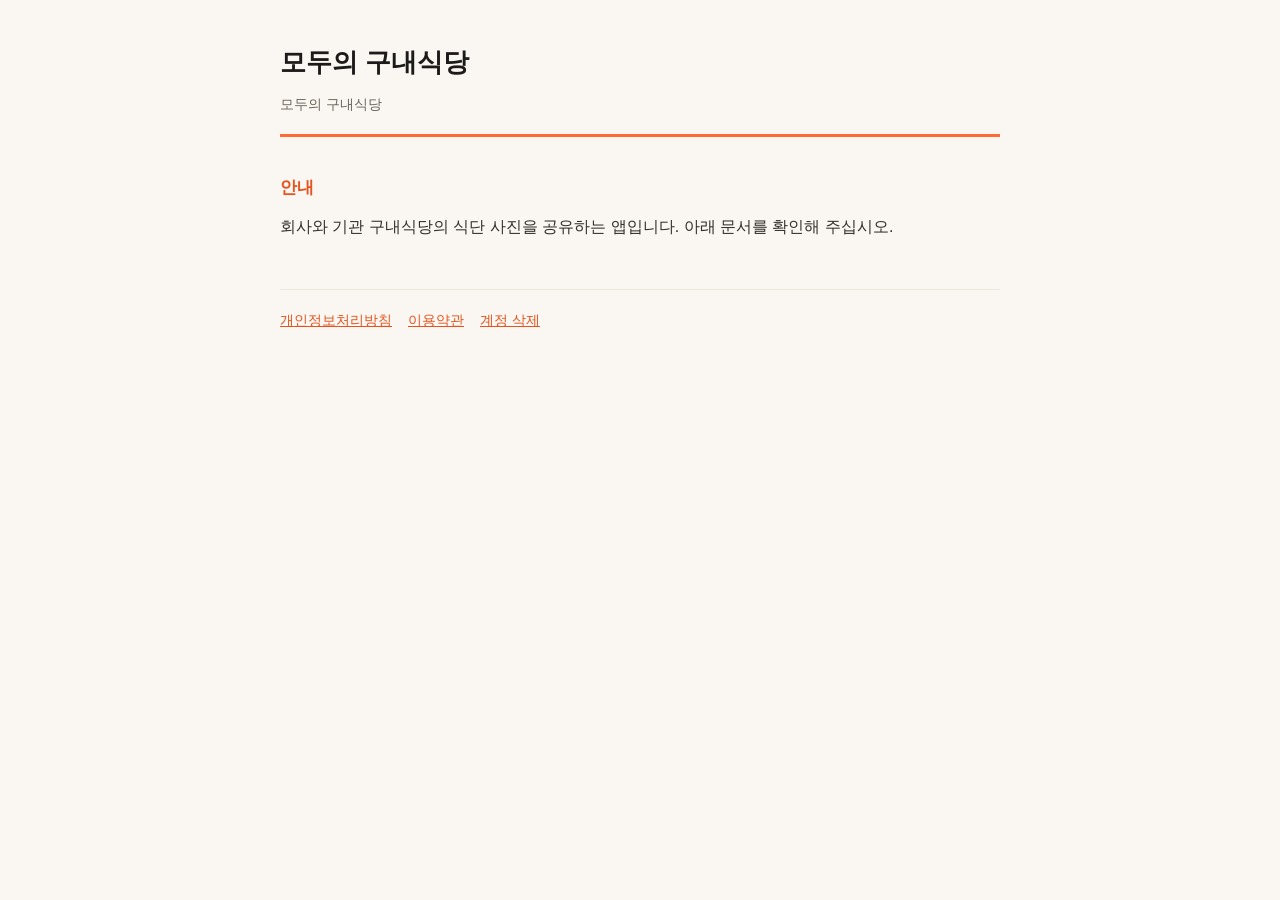
<file: index.html>
<!DOCTYPE html>
<html lang="ko">
<head>
<meta charset="utf-8">
<meta name="viewport" content="width=device-width, initial-scale=1">
<title>모두의 구내식당</title>
<style>
  :root { color-scheme: light; }
  body { margin: 0 auto; padding: 40px 20px 80px; max-width: 720px;
    font-family: -apple-system, BlinkMacSystemFont, "Apple SD Gothic Neo", "Malgun Gothic", sans-serif;
    line-height: 1.75; color: #1D1B19; background: #FAF7F2; word-break: keep-all; }
  header { border-bottom: 3px solid #FF6B35; padding-bottom: 18px; margin-bottom: 8px; }
  h1 { font-size: 26px; margin: 0 0 6px; }
  .app { font-size: 14px; color: #6B645C; margin: 0; }
  .intro { margin-top: 20px; }
  h2 { font-size: 17px; margin: 36px 0 10px; color: #E5541F; }
  p { margin: 0; white-space: pre-wrap; color: #33302C; }
  nav { margin-top: 48px; padding-top: 18px; border-top: 1px solid #ECE6DD; font-size: 14px; }
  nav a { margin-right: 16px; }
  a { color: #E5541F; overflow-wrap: anywhere; }
</style>
</head>
<body>
<header>
  <h1>모두의 구내식당</h1>
  <p class="app">모두의 구내식당</p>
</header>

<h2>안내</h2>
<p>회사와 기관 구내식당의 식단 사진을 공유하는 앱입니다. 아래 문서를 확인해 주십시오.</p>
<nav><a href="privacy.html">개인정보처리방침</a><a href="terms.html">이용약관</a><a href="account-deletion.html">계정 삭제</a></nav>
</body>
</html>
</file>
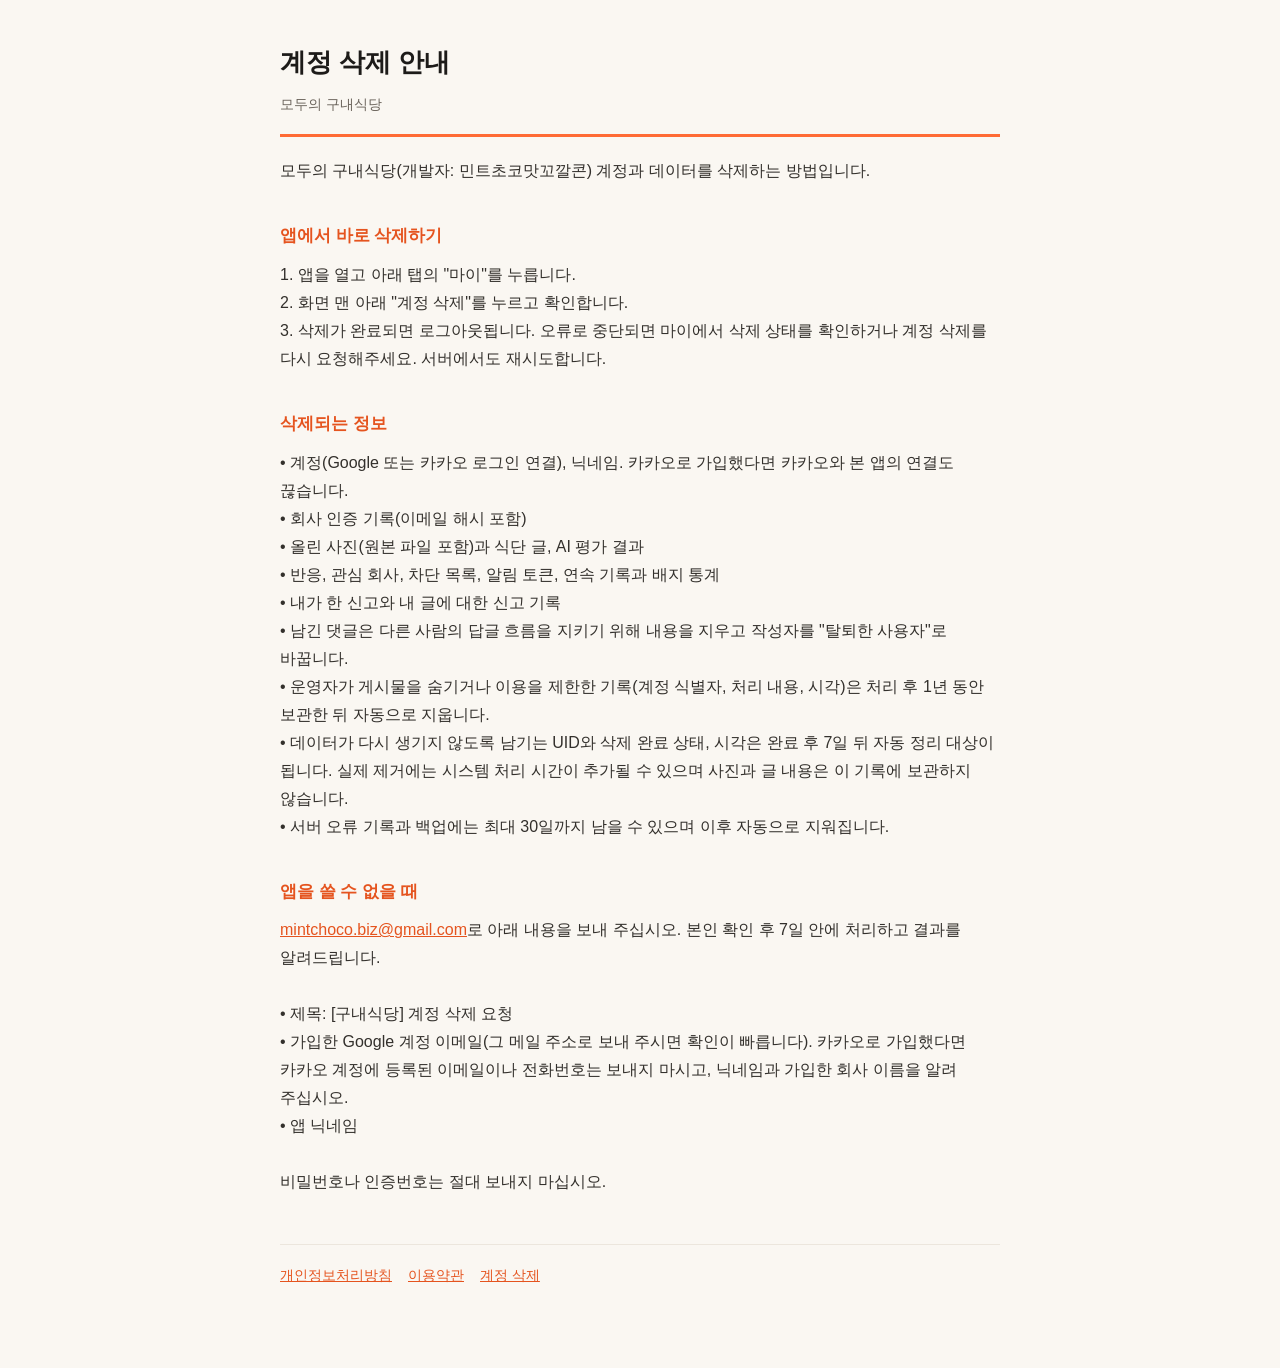
<file: account-deletion.html>
<!DOCTYPE html>
<html lang="ko">
<head>
<meta charset="utf-8">
<meta name="viewport" content="width=device-width, initial-scale=1">
<title>계정 삭제 안내 | 모두의 구내식당</title>
<style>
  :root { color-scheme: light; }
  body { margin: 0 auto; padding: 40px 20px 80px; max-width: 720px;
    font-family: -apple-system, BlinkMacSystemFont, "Apple SD Gothic Neo", "Malgun Gothic", sans-serif;
    line-height: 1.75; color: #1D1B19; background: #FAF7F2; word-break: keep-all; }
  header { border-bottom: 3px solid #FF6B35; padding-bottom: 18px; margin-bottom: 8px; }
  h1 { font-size: 26px; margin: 0 0 6px; }
  .app { font-size: 14px; color: #6B645C; margin: 0; }
  .intro { margin-top: 20px; }
  h2 { font-size: 17px; margin: 36px 0 10px; color: #E5541F; }
  p { margin: 0; white-space: pre-wrap; color: #33302C; }
  nav { margin-top: 48px; padding-top: 18px; border-top: 1px solid #ECE6DD; font-size: 14px; }
  nav a { margin-right: 16px; }
  a { color: #E5541F; overflow-wrap: anywhere; }
</style>
</head>
<body>
<header>
  <h1>계정 삭제 안내</h1>
  <p class="app">모두의 구내식당</p>
</header>
<p class="intro">모두의 구내식당(개발자: 민트초코맛꼬깔콘) 계정과 데이터를 삭제하는 방법입니다.</p>
<h2>앱에서 바로 삭제하기</h2>
<p>1. 앱을 열고 아래 탭의 &quot;마이&quot;를 누릅니다.
2. 화면 맨 아래 &quot;계정 삭제&quot;를 누르고 확인합니다.
3. 삭제가 완료되면 로그아웃됩니다. 오류로 중단되면 마이에서 삭제 상태를 확인하거나 계정 삭제를 다시 요청해주세요. 서버에서도 재시도합니다.</p>
<h2>삭제되는 정보</h2>
<p>• 계정(Google 또는 카카오 로그인 연결), 닉네임. 카카오로 가입했다면 카카오와 본 앱의 연결도 끊습니다.
• 회사 인증 기록(이메일 해시 포함)
• 올린 사진(원본 파일 포함)과 식단 글, AI 평가 결과
• 반응, 관심 회사, 차단 목록, 알림 토큰, 연속 기록과 배지 통계
• 내가 한 신고와 내 글에 대한 신고 기록
• 남긴 댓글은 다른 사람의 답글 흐름을 지키기 위해 내용을 지우고 작성자를 &quot;탈퇴한 사용자&quot;로 바꿉니다.
• 운영자가 게시물을 숨기거나 이용을 제한한 기록(계정 식별자, 처리 내용, 시각)은 처리 후 1년 동안 보관한 뒤 자동으로 지웁니다.
• 데이터가 다시 생기지 않도록 남기는 UID와 삭제 완료 상태, 시각은 완료 후 7일 뒤 자동 정리 대상이 됩니다. 실제 제거에는 시스템 처리 시간이 추가될 수 있으며 사진과 글 내용은 이 기록에 보관하지 않습니다.
• 서버 오류 기록과 백업에는 최대 30일까지 남을 수 있으며 이후 자동으로 지워집니다.</p>
<h2>앱을 쓸 수 없을 때</h2>
<p><a href="mailto:mintchoco.biz@gmail.com">mintchoco.biz@gmail.com</a>로 아래 내용을 보내 주십시오. 본인 확인 후 7일 안에 처리하고 결과를 알려드립니다.

• 제목: [구내식당] 계정 삭제 요청
• 가입한 Google 계정 이메일(그 메일 주소로 보내 주시면 확인이 빠릅니다). 카카오로 가입했다면 카카오 계정에 등록된 이메일이나 전화번호는 보내지 마시고, 닉네임과 가입한 회사 이름을 알려 주십시오.
• 앱 닉네임

비밀번호나 인증번호는 절대 보내지 마십시오.</p>
<nav><a href="privacy.html">개인정보처리방침</a><a href="terms.html">이용약관</a><a href="account-deletion.html">계정 삭제</a></nav>
</body>
</html>
</file>
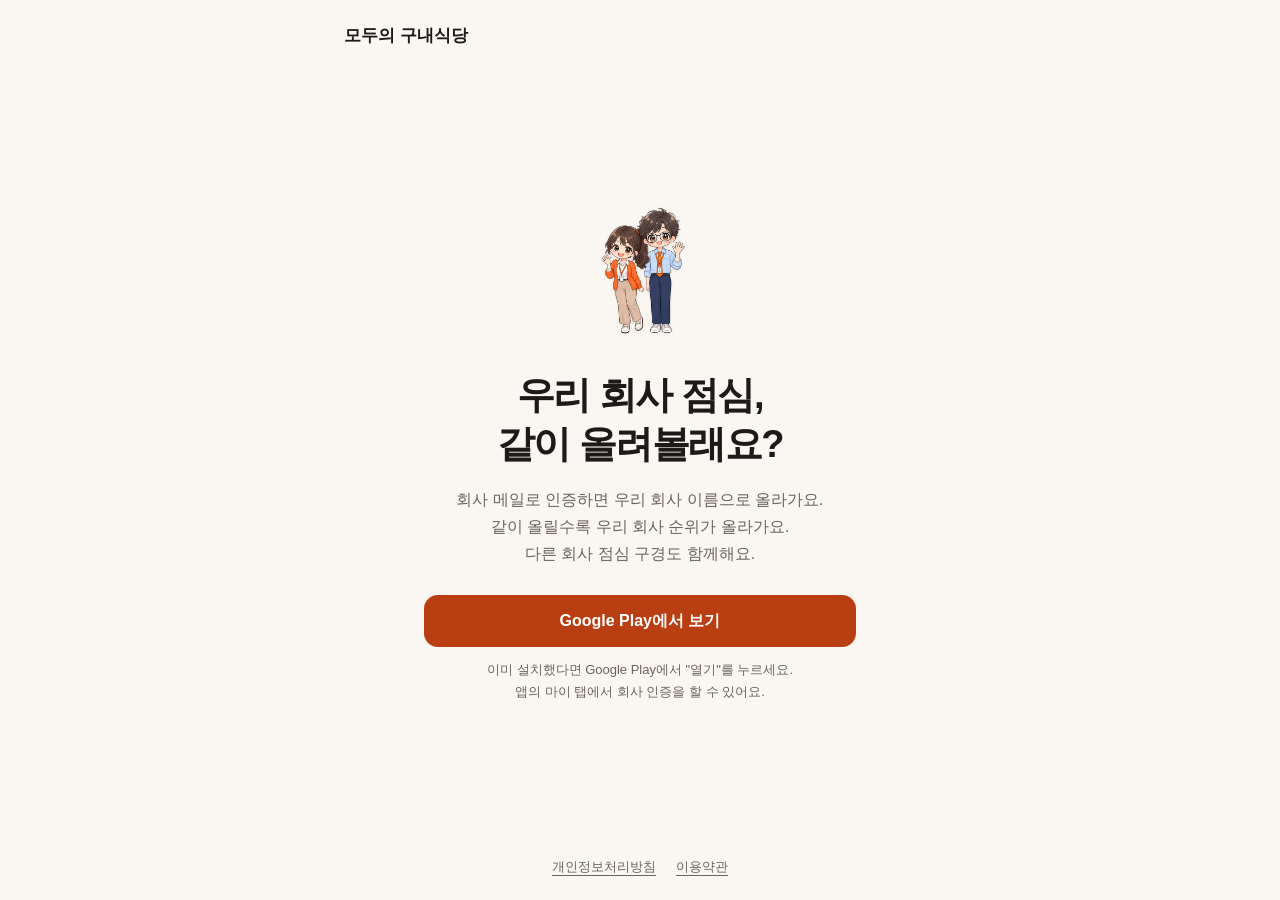
<file: invite.html>
<!doctype html>
<html lang="ko">
<head>
  <meta charset="utf-8">
  <meta name="viewport" content="width=device-width, initial-scale=1">
  <meta name="color-scheme" content="light dark">
  <meta name="referrer" content="no-referrer">
  <meta name="description" content="우리 회사 구내식당 점심, 모두의 구내식당에서 같이 올리고 다른 회사 점심도 구경해요.">
  <meta property="og:title" content="모두의 구내식당 | 우리 회사 점심 같이 올려요">
  <meta property="og:description" content="동료와 같이 올릴수록 우리 회사 순위가 올라가요.">
  <title>동료 초대 | 모두의 구내식당</title>
  <link rel="stylesheet" href="share.css">
</head>
<body>
  <header><a class="brand" href="index.html">모두의 구내식당</a></header>
  <main>
    <img class="mascot" src="share-mascot.webp" alt="손을 흔드는 두 직장인 캐릭터" width="200" height="200">
    <h1>우리 회사 점심,<br>같이 올려볼래요?</h1>
    <p class="description">회사 메일로 인증하면 우리 회사 이름으로 올라가요.<br>같이 올릴수록 우리 회사 순위가 올라가요.<br>다른 회사 점심 구경도 함께해요.</p>
    <div class="actions">
      <a class="primary" href="https://play.google.com/store/apps/details?id=com.mintchoco.cafeteria&amp;referrer=utm_source%3Dinvite_page%26utm_medium%3Dweb%26utm_campaign%3Dcoworker_invite">Google Play에서 보기</a>
    </div>
    <p class="note">이미 설치했다면 Google Play에서 "열기"를 누르세요.<br>앱의 마이 탭에서 회사 인증을 할 수 있어요.</p>
  </main>
  <footer><a href="privacy.html">개인정보처리방침</a><a href="terms.html">이용약관</a></footer>
</body>
</html>
</file>
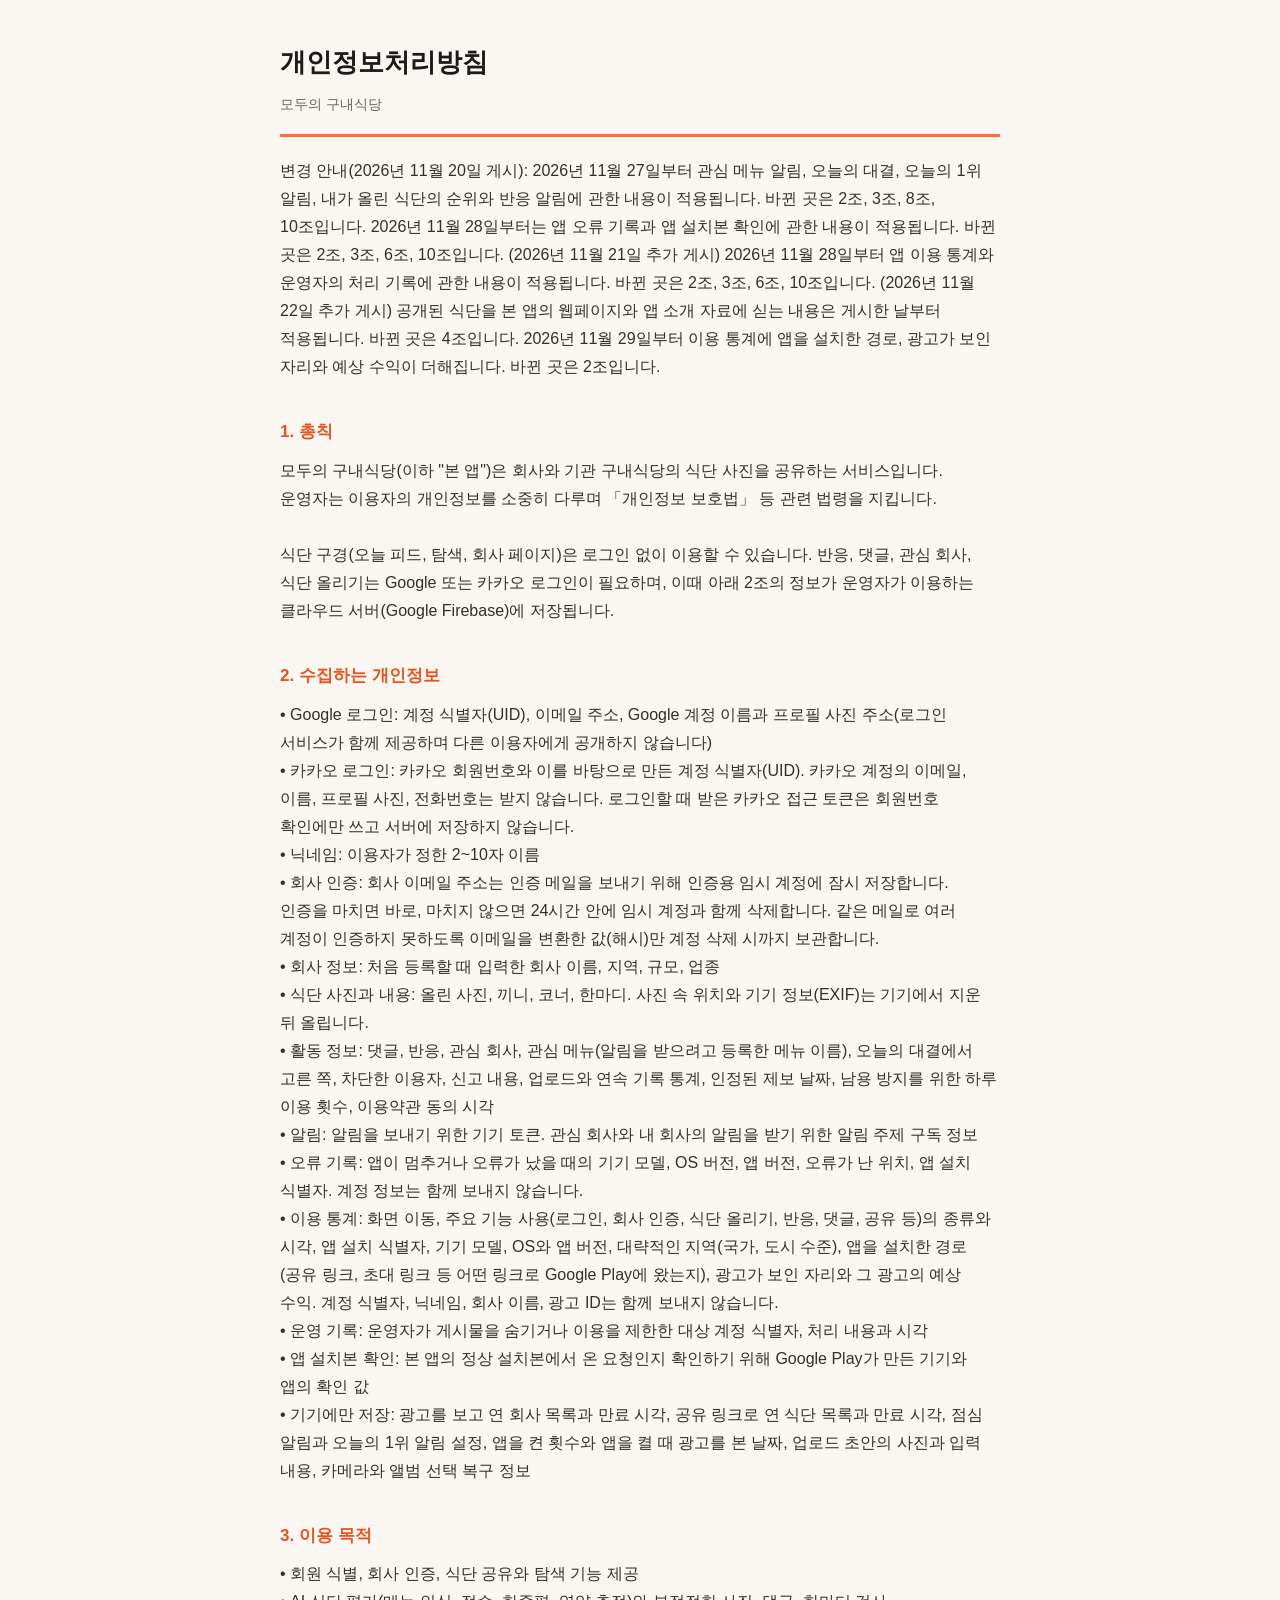
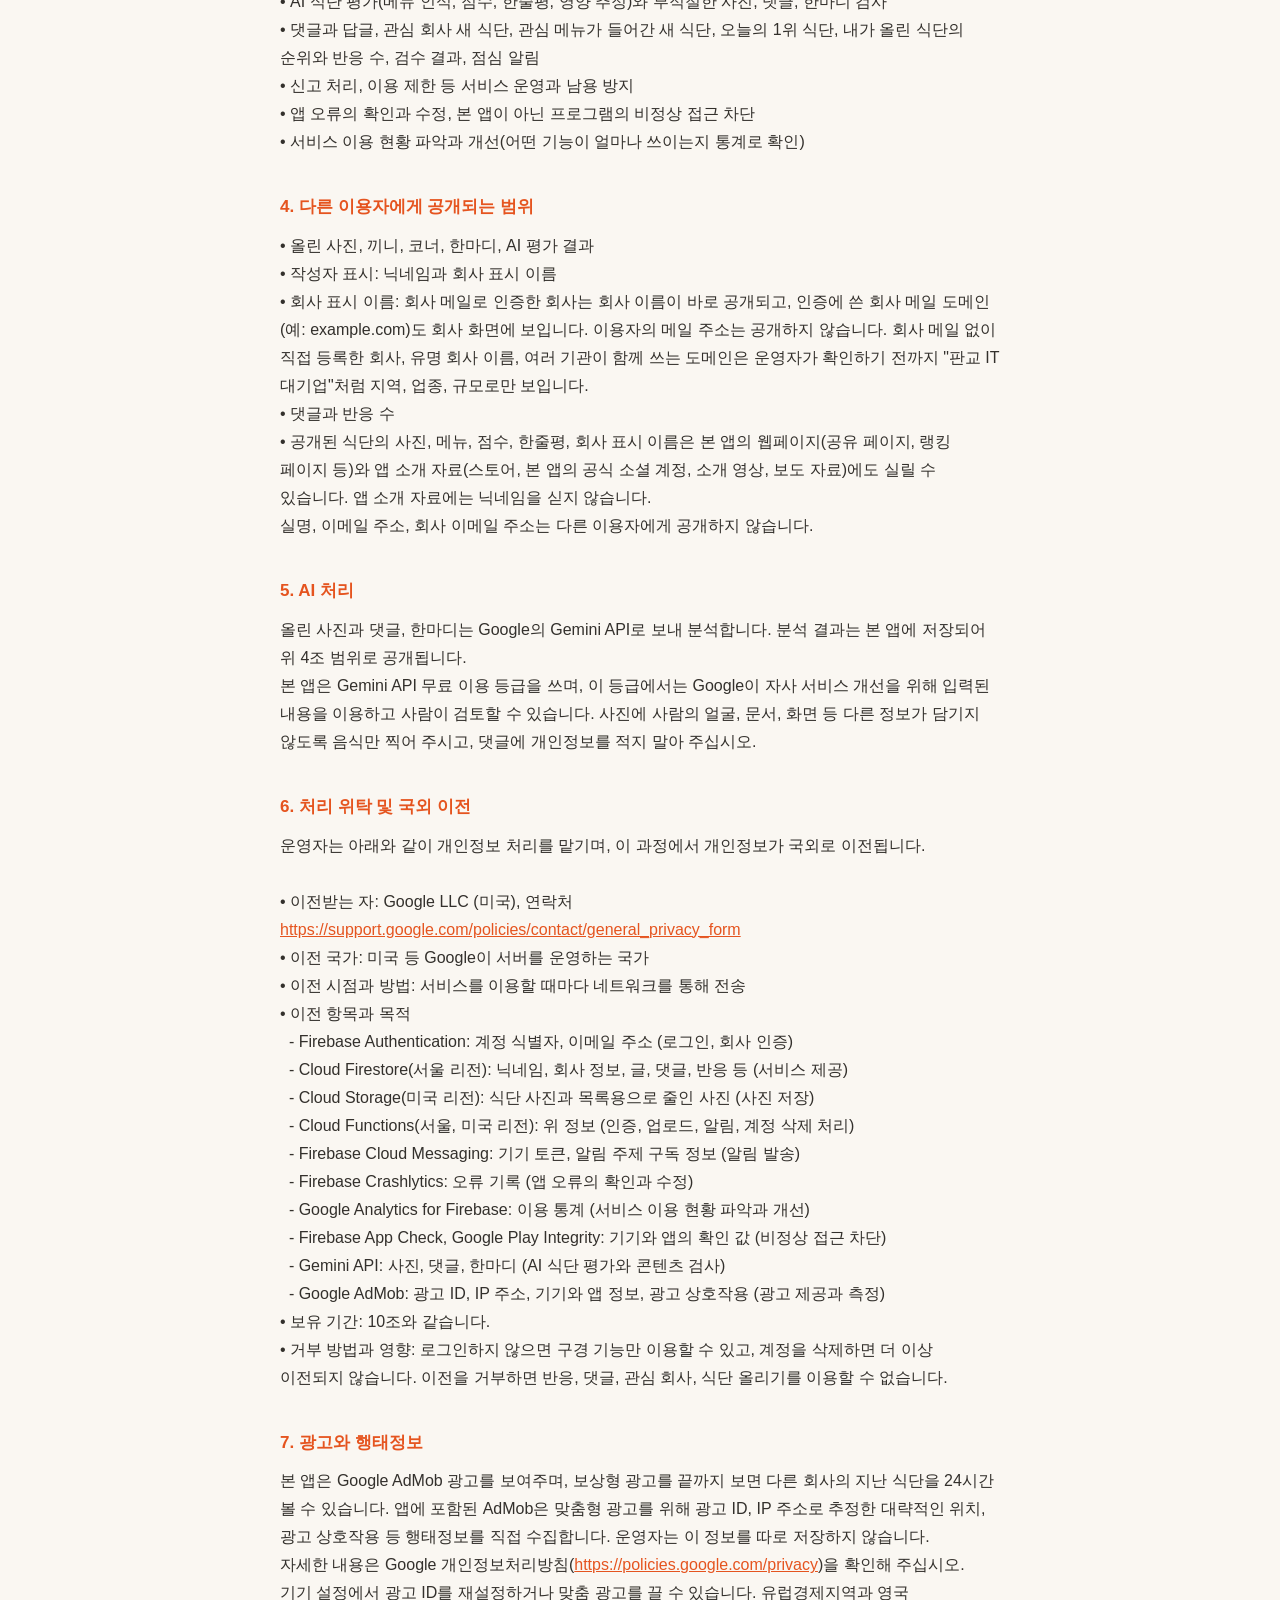
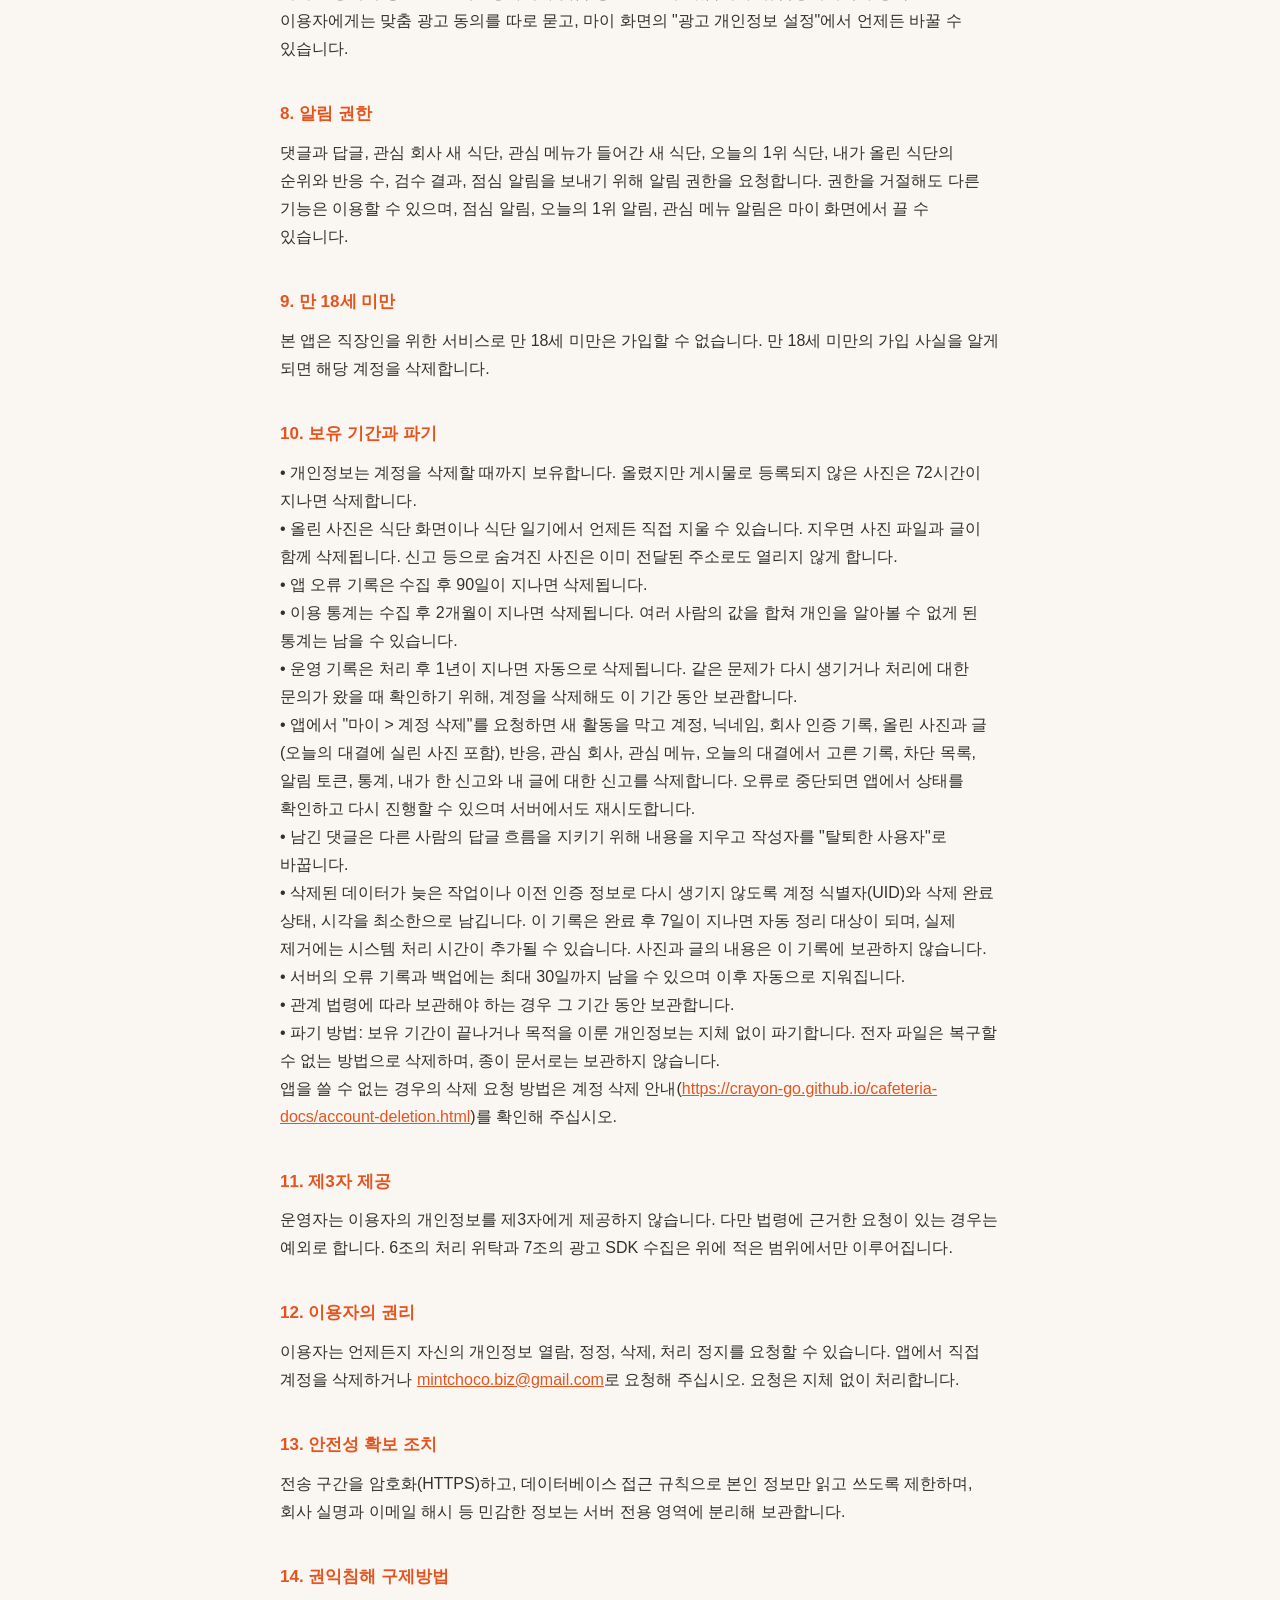
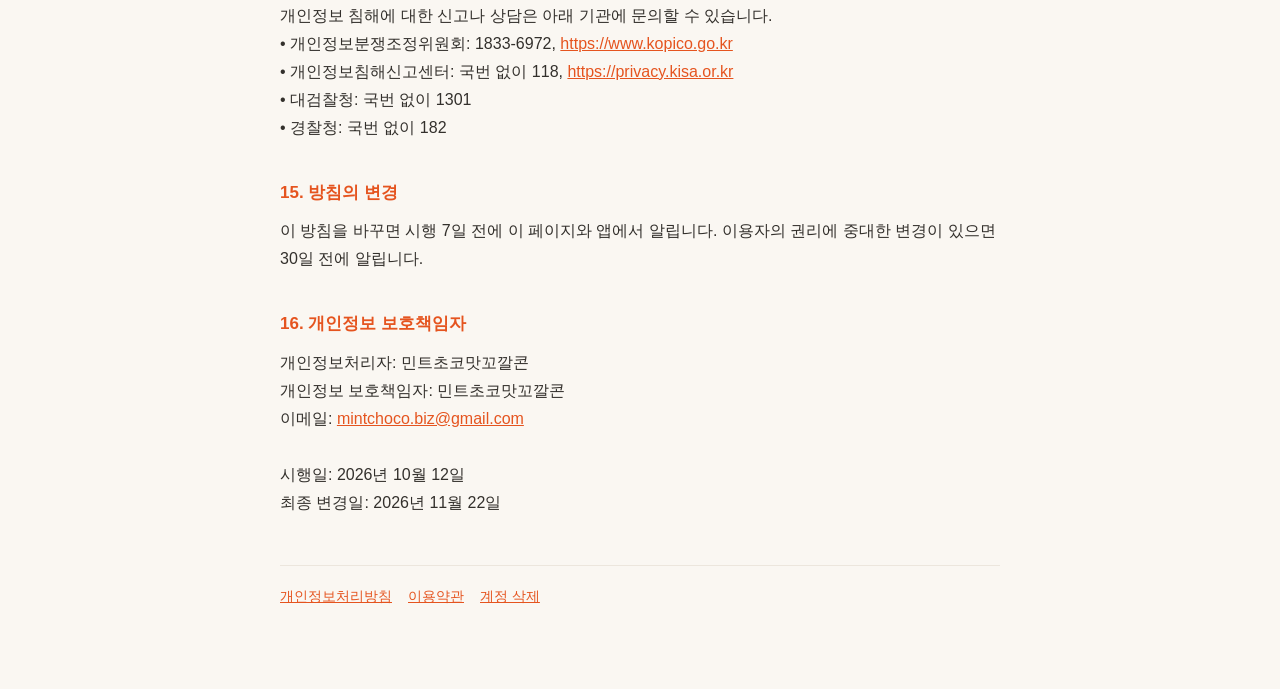
<file: privacy.html>
<!DOCTYPE html>
<html lang="ko">
<head>
<meta charset="utf-8">
<meta name="viewport" content="width=device-width, initial-scale=1">
<title>개인정보처리방침 | 모두의 구내식당</title>
<style>
  :root { color-scheme: light; }
  body { margin: 0 auto; padding: 40px 20px 80px; max-width: 720px;
    font-family: -apple-system, BlinkMacSystemFont, "Apple SD Gothic Neo", "Malgun Gothic", sans-serif;
    line-height: 1.75; color: #1D1B19; background: #FAF7F2; word-break: keep-all; }
  header { border-bottom: 3px solid #FF6B35; padding-bottom: 18px; margin-bottom: 8px; }
  h1 { font-size: 26px; margin: 0 0 6px; }
  .app { font-size: 14px; color: #6B645C; margin: 0; }
  .intro { margin-top: 20px; }
  h2 { font-size: 17px; margin: 36px 0 10px; color: #E5541F; }
  p { margin: 0; white-space: pre-wrap; color: #33302C; }
  nav { margin-top: 48px; padding-top: 18px; border-top: 1px solid #ECE6DD; font-size: 14px; }
  nav a { margin-right: 16px; }
  a { color: #E5541F; overflow-wrap: anywhere; }
</style>
</head>
<body>
<header>
  <h1>개인정보처리방침</h1>
  <p class="app">모두의 구내식당</p>
</header>
<p class="intro">변경 안내(2026년 11월 20일 게시): 2026년 11월 27일부터 관심 메뉴 알림, 오늘의 대결, 오늘의 1위 알림, 내가 올린 식단의 순위와 반응 알림에 관한 내용이 적용됩니다. 바뀐 곳은 2조, 3조, 8조, 10조입니다. 2026년 11월 28일부터는 앱 오류 기록과 앱 설치본 확인에 관한 내용이 적용됩니다. 바뀐 곳은 2조, 3조, 6조, 10조입니다. (2026년 11월 21일 추가 게시) 2026년 11월 28일부터 앱 이용 통계와 운영자의 처리 기록에 관한 내용이 적용됩니다. 바뀐 곳은 2조, 3조, 6조, 10조입니다. (2026년 11월 22일 추가 게시) 공개된 식단을 본 앱의 웹페이지와 앱 소개 자료에 싣는 내용은 게시한 날부터 적용됩니다. 바뀐 곳은 4조입니다. 2026년 11월 29일부터 이용 통계에 앱을 설치한 경로, 광고가 보인 자리와 예상 수익이 더해집니다. 바뀐 곳은 2조입니다.</p>
<h2>1. 총칙</h2>
<p>모두의 구내식당(이하 &quot;본 앱&quot;)은 회사와 기관 구내식당의 식단 사진을 공유하는 서비스입니다. 운영자는 이용자의 개인정보를 소중히 다루며 「개인정보 보호법」 등 관련 법령을 지킵니다.

식단 구경(오늘 피드, 탐색, 회사 페이지)은 로그인 없이 이용할 수 있습니다. 반응, 댓글, 관심 회사, 식단 올리기는 Google 또는 카카오 로그인이 필요하며, 이때 아래 2조의 정보가 운영자가 이용하는 클라우드 서버(Google Firebase)에 저장됩니다.</p>
<h2>2. 수집하는 개인정보</h2>
<p>• Google 로그인: 계정 식별자(UID), 이메일 주소, Google 계정 이름과 프로필 사진 주소(로그인 서비스가 함께 제공하며 다른 이용자에게 공개하지 않습니다)
• 카카오 로그인: 카카오 회원번호와 이를 바탕으로 만든 계정 식별자(UID). 카카오 계정의 이메일, 이름, 프로필 사진, 전화번호는 받지 않습니다. 로그인할 때 받은 카카오 접근 토큰은 회원번호 확인에만 쓰고 서버에 저장하지 않습니다.
• 닉네임: 이용자가 정한 2~10자 이름
• 회사 인증: 회사 이메일 주소는 인증 메일을 보내기 위해 인증용 임시 계정에 잠시 저장합니다. 인증을 마치면 바로, 마치지 않으면 24시간 안에 임시 계정과 함께 삭제합니다. 같은 메일로 여러 계정이 인증하지 못하도록 이메일을 변환한 값(해시)만 계정 삭제 시까지 보관합니다.
• 회사 정보: 처음 등록할 때 입력한 회사 이름, 지역, 규모, 업종
• 식단 사진과 내용: 올린 사진, 끼니, 코너, 한마디. 사진 속 위치와 기기 정보(EXIF)는 기기에서 지운 뒤 올립니다.
• 활동 정보: 댓글, 반응, 관심 회사, 관심 메뉴(알림을 받으려고 등록한 메뉴 이름), 오늘의 대결에서 고른 쪽, 차단한 이용자, 신고 내용, 업로드와 연속 기록 통계, 인정된 제보 날짜, 남용 방지를 위한 하루 이용 횟수, 이용약관 동의 시각
• 알림: 알림을 보내기 위한 기기 토큰. 관심 회사와 내 회사의 알림을 받기 위한 알림 주제 구독 정보
• 오류 기록: 앱이 멈추거나 오류가 났을 때의 기기 모델, OS 버전, 앱 버전, 오류가 난 위치, 앱 설치 식별자. 계정 정보는 함께 보내지 않습니다.
• 이용 통계: 화면 이동, 주요 기능 사용(로그인, 회사 인증, 식단 올리기, 반응, 댓글, 공유 등)의 종류와 시각, 앱 설치 식별자, 기기 모델, OS와 앱 버전, 대략적인 지역(국가, 도시 수준), 앱을 설치한 경로(공유 링크, 초대 링크 등 어떤 링크로 Google Play에 왔는지), 광고가 보인 자리와 그 광고의 예상 수익. 계정 식별자, 닉네임, 회사 이름, 광고 ID는 함께 보내지 않습니다.
• 운영 기록: 운영자가 게시물을 숨기거나 이용을 제한한 대상 계정 식별자, 처리 내용과 시각
• 앱 설치본 확인: 본 앱의 정상 설치본에서 온 요청인지 확인하기 위해 Google Play가 만든 기기와 앱의 확인 값
• 기기에만 저장: 광고를 보고 연 회사 목록과 만료 시각, 공유 링크로 연 식단 목록과 만료 시각, 점심 알림과 오늘의 1위 알림 설정, 앱을 켠 횟수와 앱을 켤 때 광고를 본 날짜, 업로드 초안의 사진과 입력 내용, 카메라와 앨범 선택 복구 정보</p>
<h2>3. 이용 목적</h2>
<p>• 회원 식별, 회사 인증, 식단 공유와 탐색 기능 제공
• AI 식단 평가(메뉴 인식, 점수, 한줄평, 영양 추정)와 부적절한 사진, 댓글, 한마디 검사
• 댓글과 답글, 관심 회사 새 식단, 관심 메뉴가 들어간 새 식단, 오늘의 1위 식단, 내가 올린 식단의 순위와 반응 수, 검수 결과, 점심 알림
• 신고 처리, 이용 제한 등 서비스 운영과 남용 방지
• 앱 오류의 확인과 수정, 본 앱이 아닌 프로그램의 비정상 접근 차단
• 서비스 이용 현황 파악과 개선(어떤 기능이 얼마나 쓰이는지 통계로 확인)</p>
<h2>4. 다른 이용자에게 공개되는 범위</h2>
<p>• 올린 사진, 끼니, 코너, 한마디, AI 평가 결과
• 작성자 표시: 닉네임과 회사 표시 이름
• 회사 표시 이름: 회사 메일로 인증한 회사는 회사 이름이 바로 공개되고, 인증에 쓴 회사 메일 도메인(예: example.com)도 회사 화면에 보입니다. 이용자의 메일 주소는 공개하지 않습니다. 회사 메일 없이 직접 등록한 회사, 유명 회사 이름, 여러 기관이 함께 쓰는 도메인은 운영자가 확인하기 전까지 &quot;판교 IT 대기업&quot;처럼 지역, 업종, 규모로만 보입니다.
• 댓글과 반응 수
• 공개된 식단의 사진, 메뉴, 점수, 한줄평, 회사 표시 이름은 본 앱의 웹페이지(공유 페이지, 랭킹 페이지 등)와 앱 소개 자료(스토어, 본 앱의 공식 소셜 계정, 소개 영상, 보도 자료)에도 실릴 수 있습니다. 앱 소개 자료에는 닉네임을 싣지 않습니다.
실명, 이메일 주소, 회사 이메일 주소는 다른 이용자에게 공개하지 않습니다.</p>
<h2>5. AI 처리</h2>
<p>올린 사진과 댓글, 한마디는 Google의 Gemini API로 보내 분석합니다. 분석 결과는 본 앱에 저장되어 위 4조 범위로 공개됩니다.
본 앱은 Gemini API 무료 이용 등급을 쓰며, 이 등급에서는 Google이 자사 서비스 개선을 위해 입력된 내용을 이용하고 사람이 검토할 수 있습니다. 사진에 사람의 얼굴, 문서, 화면 등 다른 정보가 담기지 않도록 음식만 찍어 주시고, 댓글에 개인정보를 적지 말아 주십시오.</p>
<h2>6. 처리 위탁 및 국외 이전</h2>
<p>운영자는 아래와 같이 개인정보 처리를 맡기며, 이 과정에서 개인정보가 국외로 이전됩니다.

• 이전받는 자: Google LLC (미국), 연락처 <a href="https://support.google.com/policies/contact/general_privacy_form">https://support.google.com/policies/contact/general_privacy_form</a>
• 이전 국가: 미국 등 Google이 서버를 운영하는 국가
• 이전 시점과 방법: 서비스를 이용할 때마다 네트워크를 통해 전송
• 이전 항목과 목적
  - Firebase Authentication: 계정 식별자, 이메일 주소 (로그인, 회사 인증)
  - Cloud Firestore(서울 리전): 닉네임, 회사 정보, 글, 댓글, 반응 등 (서비스 제공)
  - Cloud Storage(미국 리전): 식단 사진과 목록용으로 줄인 사진 (사진 저장)
  - Cloud Functions(서울, 미국 리전): 위 정보 (인증, 업로드, 알림, 계정 삭제 처리)
  - Firebase Cloud Messaging: 기기 토큰, 알림 주제 구독 정보 (알림 발송)
  - Firebase Crashlytics: 오류 기록 (앱 오류의 확인과 수정)
  - Google Analytics for Firebase: 이용 통계 (서비스 이용 현황 파악과 개선)
  - Firebase App Check, Google Play Integrity: 기기와 앱의 확인 값 (비정상 접근 차단)
  - Gemini API: 사진, 댓글, 한마디 (AI 식단 평가와 콘텐츠 검사)
  - Google AdMob: 광고 ID, IP 주소, 기기와 앱 정보, 광고 상호작용 (광고 제공과 측정)
• 보유 기간: 10조와 같습니다.
• 거부 방법과 영향: 로그인하지 않으면 구경 기능만 이용할 수 있고, 계정을 삭제하면 더 이상 이전되지 않습니다. 이전을 거부하면 반응, 댓글, 관심 회사, 식단 올리기를 이용할 수 없습니다.</p>
<h2>7. 광고와 행태정보</h2>
<p>본 앱은 Google AdMob 광고를 보여주며, 보상형 광고를 끝까지 보면 다른 회사의 지난 식단을 24시간 볼 수 있습니다. 앱에 포함된 AdMob은 맞춤형 광고를 위해 광고 ID, IP 주소로 추정한 대략적인 위치, 광고 상호작용 등 행태정보를 직접 수집합니다. 운영자는 이 정보를 따로 저장하지 않습니다.
자세한 내용은 Google 개인정보처리방침(<a href="https://policies.google.com/privacy">https://policies.google.com/privacy</a>)을 확인해 주십시오. 기기 설정에서 광고 ID를 재설정하거나 맞춤 광고를 끌 수 있습니다. 유럽경제지역과 영국 이용자에게는 맞춤 광고 동의를 따로 묻고, 마이 화면의 &quot;광고 개인정보 설정&quot;에서 언제든 바꿀 수 있습니다.</p>
<h2>8. 알림 권한</h2>
<p>댓글과 답글, 관심 회사 새 식단, 관심 메뉴가 들어간 새 식단, 오늘의 1위 식단, 내가 올린 식단의 순위와 반응 수, 검수 결과, 점심 알림을 보내기 위해 알림 권한을 요청합니다. 권한을 거절해도 다른 기능은 이용할 수 있으며, 점심 알림, 오늘의 1위 알림, 관심 메뉴 알림은 마이 화면에서 끌 수 있습니다.</p>
<h2>9. 만 18세 미만</h2>
<p>본 앱은 직장인을 위한 서비스로 만 18세 미만은 가입할 수 없습니다. 만 18세 미만의 가입 사실을 알게 되면 해당 계정을 삭제합니다.</p>
<h2>10. 보유 기간과 파기</h2>
<p>• 개인정보는 계정을 삭제할 때까지 보유합니다. 올렸지만 게시물로 등록되지 않은 사진은 72시간이 지나면 삭제합니다.
• 올린 사진은 식단 화면이나 식단 일기에서 언제든 직접 지울 수 있습니다. 지우면 사진 파일과 글이 함께 삭제됩니다. 신고 등으로 숨겨진 사진은 이미 전달된 주소로도 열리지 않게 합니다.
• 앱 오류 기록은 수집 후 90일이 지나면 삭제됩니다.
• 이용 통계는 수집 후 2개월이 지나면 삭제됩니다. 여러 사람의 값을 합쳐 개인을 알아볼 수 없게 된 통계는 남을 수 있습니다.
• 운영 기록은 처리 후 1년이 지나면 자동으로 삭제됩니다. 같은 문제가 다시 생기거나 처리에 대한 문의가 왔을 때 확인하기 위해, 계정을 삭제해도 이 기간 동안 보관합니다.
• 앱에서 &quot;마이 &gt; 계정 삭제&quot;를 요청하면 새 활동을 막고 계정, 닉네임, 회사 인증 기록, 올린 사진과 글(오늘의 대결에 실린 사진 포함), 반응, 관심 회사, 관심 메뉴, 오늘의 대결에서 고른 기록, 차단 목록, 알림 토큰, 통계, 내가 한 신고와 내 글에 대한 신고를 삭제합니다. 오류로 중단되면 앱에서 상태를 확인하고 다시 진행할 수 있으며 서버에서도 재시도합니다.
• 남긴 댓글은 다른 사람의 답글 흐름을 지키기 위해 내용을 지우고 작성자를 &quot;탈퇴한 사용자&quot;로 바꿉니다.
• 삭제된 데이터가 늦은 작업이나 이전 인증 정보로 다시 생기지 않도록 계정 식별자(UID)와 삭제 완료 상태, 시각을 최소한으로 남깁니다. 이 기록은 완료 후 7일이 지나면 자동 정리 대상이 되며, 실제 제거에는 시스템 처리 시간이 추가될 수 있습니다. 사진과 글의 내용은 이 기록에 보관하지 않습니다.
• 서버의 오류 기록과 백업에는 최대 30일까지 남을 수 있으며 이후 자동으로 지워집니다.
• 관계 법령에 따라 보관해야 하는 경우 그 기간 동안 보관합니다.
• 파기 방법: 보유 기간이 끝나거나 목적을 이룬 개인정보는 지체 없이 파기합니다. 전자 파일은 복구할 수 없는 방법으로 삭제하며, 종이 문서로는 보관하지 않습니다.
앱을 쓸 수 없는 경우의 삭제 요청 방법은 계정 삭제 안내(<a href="https://crayon-go.github.io/cafeteria-docs/account-deletion.html">https://crayon-go.github.io/cafeteria-docs/account-deletion.html</a>)를 확인해 주십시오.</p>
<h2>11. 제3자 제공</h2>
<p>운영자는 이용자의 개인정보를 제3자에게 제공하지 않습니다. 다만 법령에 근거한 요청이 있는 경우는 예외로 합니다. 6조의 처리 위탁과 7조의 광고 SDK 수집은 위에 적은 범위에서만 이루어집니다.</p>
<h2>12. 이용자의 권리</h2>
<p>이용자는 언제든지 자신의 개인정보 열람, 정정, 삭제, 처리 정지를 요청할 수 있습니다. 앱에서 직접 계정을 삭제하거나 <a href="mailto:mintchoco.biz@gmail.com">mintchoco.biz@gmail.com</a>로 요청해 주십시오. 요청은 지체 없이 처리합니다.</p>
<h2>13. 안전성 확보 조치</h2>
<p>전송 구간을 암호화(HTTPS)하고, 데이터베이스 접근 규칙으로 본인 정보만 읽고 쓰도록 제한하며, 회사 실명과 이메일 해시 등 민감한 정보는 서버 전용 영역에 분리해 보관합니다.</p>
<h2>14. 권익침해 구제방법</h2>
<p>개인정보 침해에 대한 신고나 상담은 아래 기관에 문의할 수 있습니다.
• 개인정보분쟁조정위원회: 1833-6972, <a href="https://www.kopico.go.kr">https://www.kopico.go.kr</a>
• 개인정보침해신고센터: 국번 없이 118, <a href="https://privacy.kisa.or.kr">https://privacy.kisa.or.kr</a>
• 대검찰청: 국번 없이 1301
• 경찰청: 국번 없이 182</p>
<h2>15. 방침의 변경</h2>
<p>이 방침을 바꾸면 시행 7일 전에 이 페이지와 앱에서 알립니다. 이용자의 권리에 중대한 변경이 있으면 30일 전에 알립니다.</p>
<h2>16. 개인정보 보호책임자</h2>
<p>개인정보처리자: 민트초코맛꼬깔콘
개인정보 보호책임자: 민트초코맛꼬깔콘
이메일: <a href="mailto:mintchoco.biz@gmail.com">mintchoco.biz@gmail.com</a>

시행일: 2026년 10월 12일
최종 변경일: 2026년 11월 22일</p>
<nav><a href="privacy.html">개인정보처리방침</a><a href="terms.html">이용약관</a><a href="account-deletion.html">계정 삭제</a></nav>
</body>
</html>
</file>
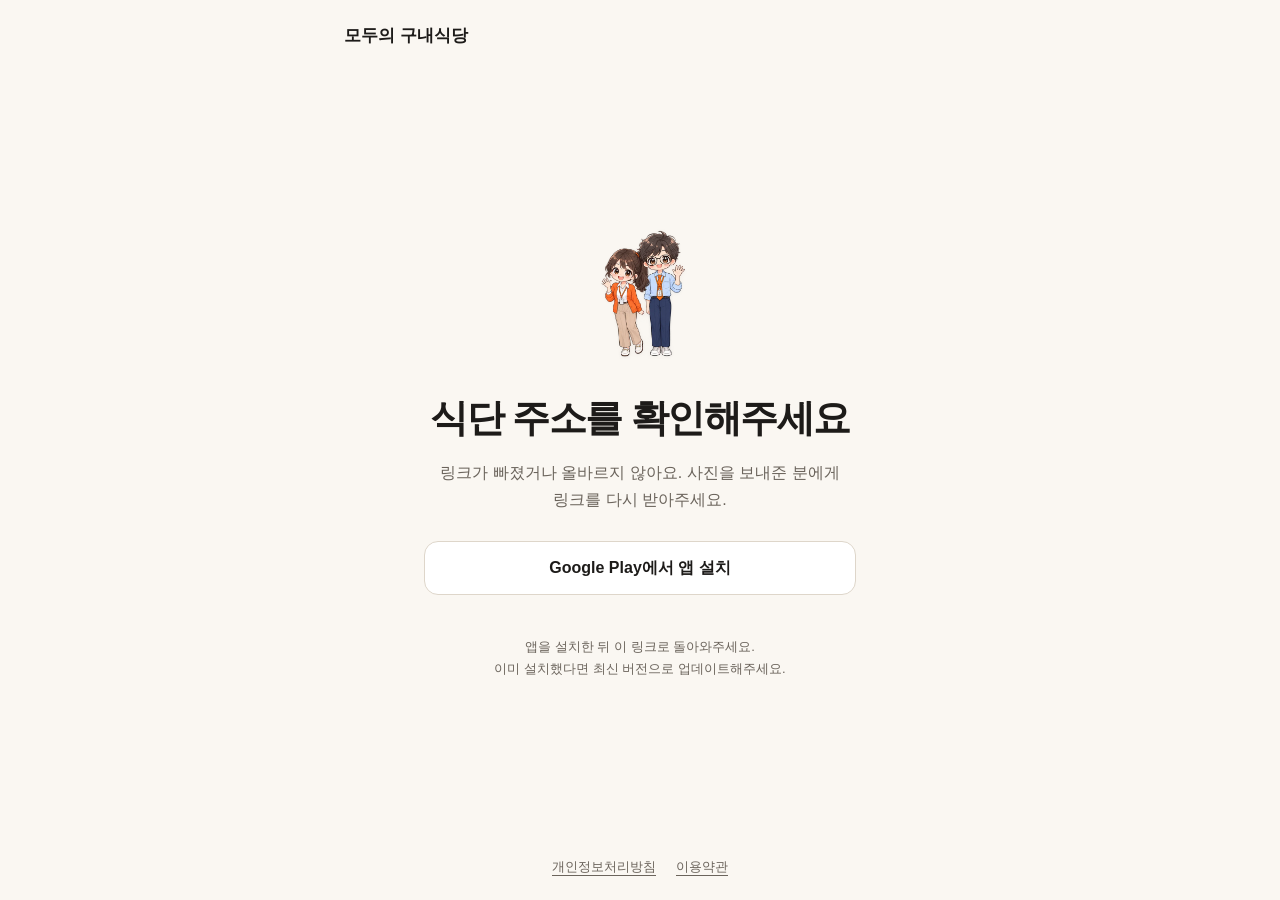
<file: share.html>
<!doctype html>
<html lang="ko">
<head>
  <meta charset="utf-8">
  <meta name="viewport" content="width=device-width, initial-scale=1">
  <meta name="color-scheme" content="light dark">
  <meta name="referrer" content="no-referrer">
  <meta name="description" content="친구가 보내준 구내식당 사진, 모두의 구내식당 앱에서 함께 구경해요.">
  <meta property="og:title" content="모두의 구내식당 | 공유한 식단">
  <meta property="og:description" content="너희 회사 오늘 밥은 어때? 공유한 식단을 앱에서 확인해보세요.">
  <title>공유한 식단 보기 | 모두의 구내식당</title>
  <link rel="stylesheet" href="share.css">
  <script type="module" src="share-links.mjs"></script>
</head>
<body>
  <header><a class="brand" href="index.html">모두의 구내식당</a></header>
  <main>
    <img class="mascot" id="mascot" src="share-mascot.webp" alt="식단 구경을 기다리는 두 직장인 캐릭터" width="200" height="200">
    <section class="card" id="card" hidden aria-label="공유한 식단">
      <img class="card-photo" id="card-photo" alt="" width="480" height="360">
      <div class="card-body">
        <p class="card-company" id="card-company"></p>
        <p class="card-meta" id="card-meta"></p>
        <p class="card-score" id="card-score" hidden></p>
        <p class="card-menus" id="card-menus"></p>
      </div>
    </section>
    <h1 id="title">보내준 식단,<br>같이 구경할까요?</h1>
    <p class="description" id="message">앱에서 같은 식단을 열고<br>메뉴와 다른 사람들의 반응을 확인해보세요.</p>
    <div class="actions">
      <a id="open-app" class="primary" hidden>앱에서 식단 보기</a>
      <a id="install" class="secondary" href="https://play.google.com/store/apps/details?id=com.mintchoco.cafeteria&amp;referrer=utm_source%3Dshare_page%26utm_medium%3Dweb%26utm_campaign%3Dcard_share">Google Play에서 앱 설치</a>
      <button id="copy-link" class="copy" type="button" hidden>식단 링크 복사</button>
    </div>
    <p class="status" id="status" role="status" aria-live="polite"></p>
    <noscript><p class="description">식단을 바로 열려면 브라우저에서 JavaScript를 켜주세요. 앱 설치는 위 버튼으로 할 수 있어요.</p></noscript>
    <p class="note">앱을 설치한 뒤 이 링크로 돌아와주세요.<br>이미 설치했다면 최신 버전으로 업데이트해주세요.</p>
  </main>
  <footer><a href="privacy.html">개인정보처리방침</a><a href="terms.html">이용약관</a></footer>
</body>
</html>
</file>
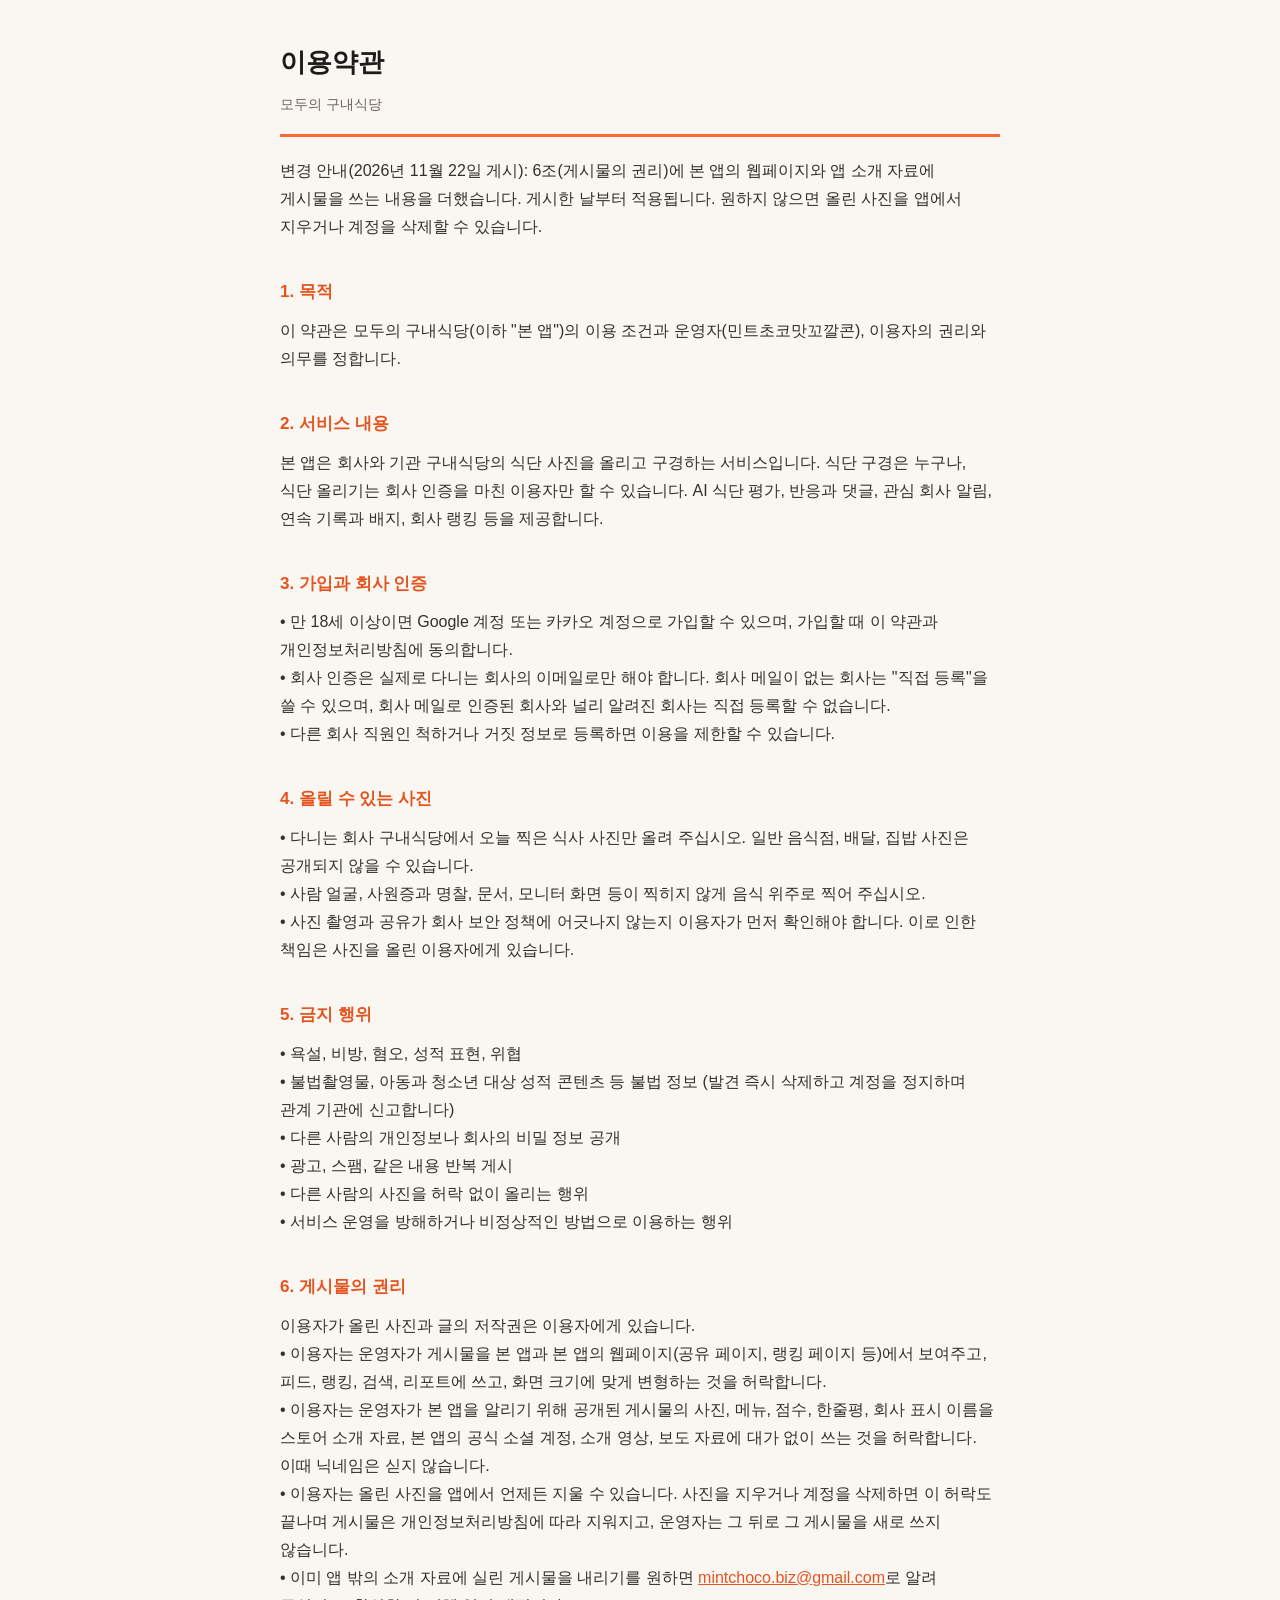
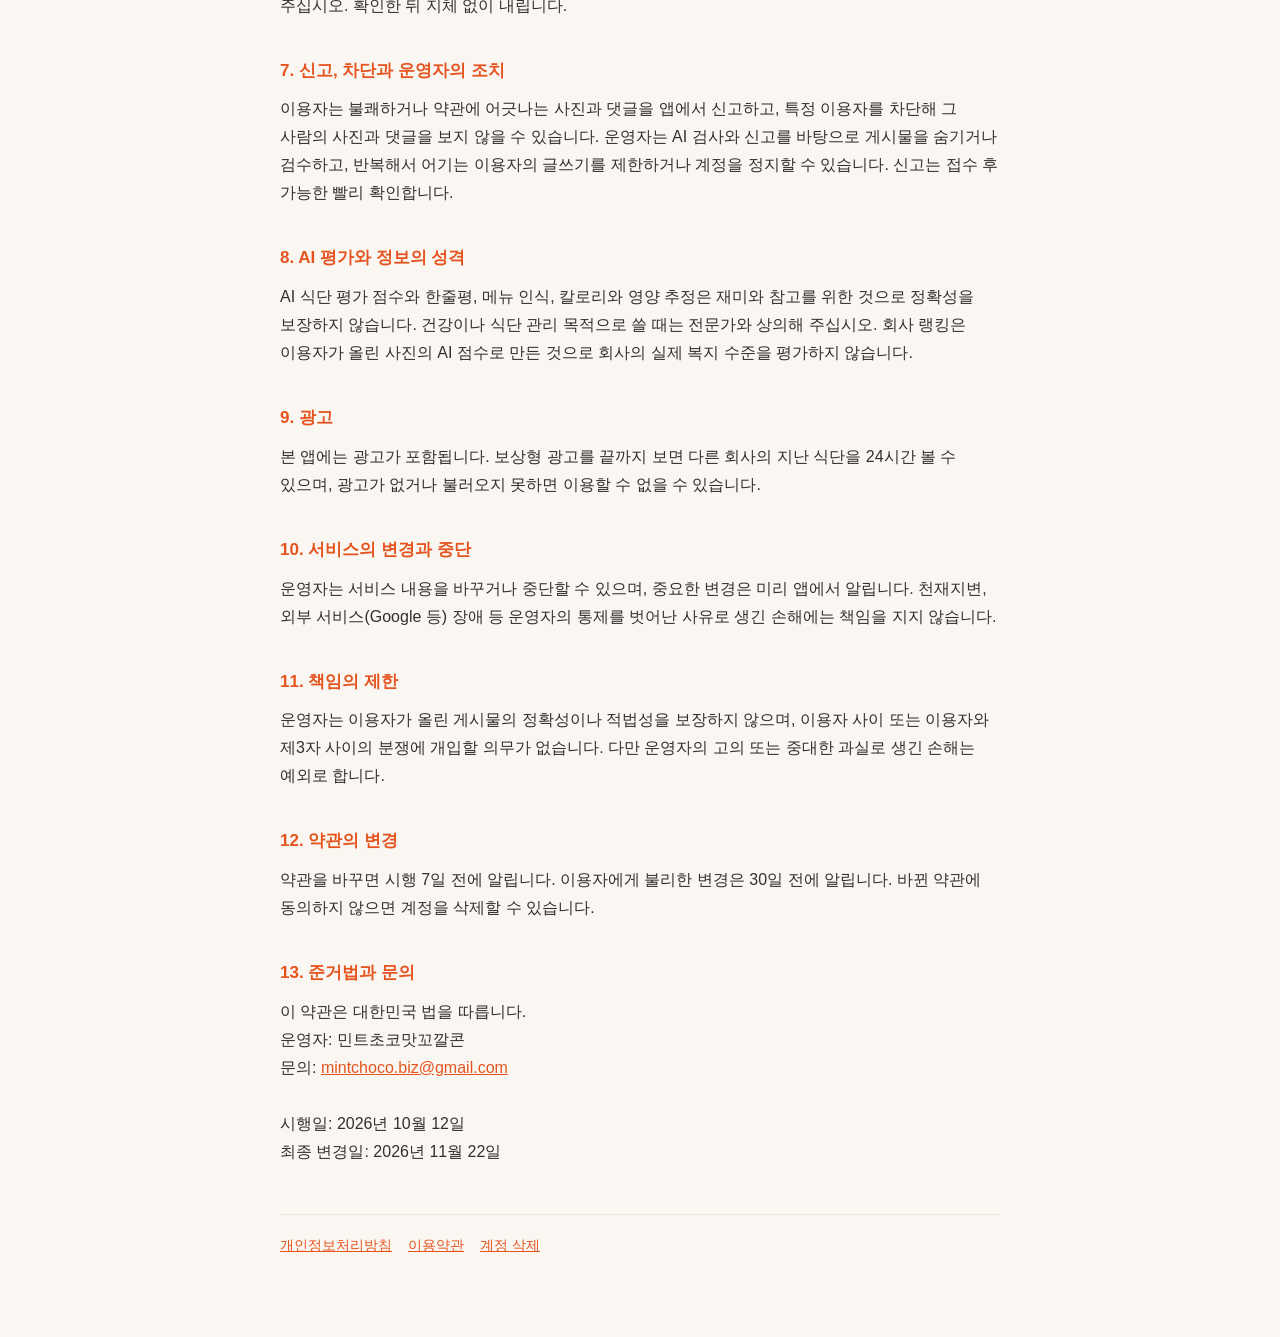
<file: terms.html>
<!DOCTYPE html>
<html lang="ko">
<head>
<meta charset="utf-8">
<meta name="viewport" content="width=device-width, initial-scale=1">
<title>이용약관 | 모두의 구내식당</title>
<style>
  :root { color-scheme: light; }
  body { margin: 0 auto; padding: 40px 20px 80px; max-width: 720px;
    font-family: -apple-system, BlinkMacSystemFont, "Apple SD Gothic Neo", "Malgun Gothic", sans-serif;
    line-height: 1.75; color: #1D1B19; background: #FAF7F2; word-break: keep-all; }
  header { border-bottom: 3px solid #FF6B35; padding-bottom: 18px; margin-bottom: 8px; }
  h1 { font-size: 26px; margin: 0 0 6px; }
  .app { font-size: 14px; color: #6B645C; margin: 0; }
  .intro { margin-top: 20px; }
  h2 { font-size: 17px; margin: 36px 0 10px; color: #E5541F; }
  p { margin: 0; white-space: pre-wrap; color: #33302C; }
  nav { margin-top: 48px; padding-top: 18px; border-top: 1px solid #ECE6DD; font-size: 14px; }
  nav a { margin-right: 16px; }
  a { color: #E5541F; overflow-wrap: anywhere; }
</style>
</head>
<body>
<header>
  <h1>이용약관</h1>
  <p class="app">모두의 구내식당</p>
</header>
<p class="intro">변경 안내(2026년 11월 22일 게시): 6조(게시물의 권리)에 본 앱의 웹페이지와 앱 소개 자료에 게시물을 쓰는 내용을 더했습니다. 게시한 날부터 적용됩니다. 원하지 않으면 올린 사진을 앱에서 지우거나 계정을 삭제할 수 있습니다.</p>
<h2>1. 목적</h2>
<p>이 약관은 모두의 구내식당(이하 &quot;본 앱&quot;)의 이용 조건과 운영자(민트초코맛꼬깔콘), 이용자의 권리와 의무를 정합니다.</p>
<h2>2. 서비스 내용</h2>
<p>본 앱은 회사와 기관 구내식당의 식단 사진을 올리고 구경하는 서비스입니다. 식단 구경은 누구나, 식단 올리기는 회사 인증을 마친 이용자만 할 수 있습니다. AI 식단 평가, 반응과 댓글, 관심 회사 알림, 연속 기록과 배지, 회사 랭킹 등을 제공합니다.</p>
<h2>3. 가입과 회사 인증</h2>
<p>• 만 18세 이상이면 Google 계정 또는 카카오 계정으로 가입할 수 있으며, 가입할 때 이 약관과 개인정보처리방침에 동의합니다.
• 회사 인증은 실제로 다니는 회사의 이메일로만 해야 합니다. 회사 메일이 없는 회사는 &quot;직접 등록&quot;을 쓸 수 있으며, 회사 메일로 인증된 회사와 널리 알려진 회사는 직접 등록할 수 없습니다.
• 다른 회사 직원인 척하거나 거짓 정보로 등록하면 이용을 제한할 수 있습니다.</p>
<h2>4. 올릴 수 있는 사진</h2>
<p>• 다니는 회사 구내식당에서 오늘 찍은 식사 사진만 올려 주십시오. 일반 음식점, 배달, 집밥 사진은 공개되지 않을 수 있습니다.
• 사람 얼굴, 사원증과 명찰, 문서, 모니터 화면 등이 찍히지 않게 음식 위주로 찍어 주십시오.
• 사진 촬영과 공유가 회사 보안 정책에 어긋나지 않는지 이용자가 먼저 확인해야 합니다. 이로 인한 책임은 사진을 올린 이용자에게 있습니다.</p>
<h2>5. 금지 행위</h2>
<p>• 욕설, 비방, 혐오, 성적 표현, 위협
• 불법촬영물, 아동과 청소년 대상 성적 콘텐츠 등 불법 정보 (발견 즉시 삭제하고 계정을 정지하며 관계 기관에 신고합니다)
• 다른 사람의 개인정보나 회사의 비밀 정보 공개
• 광고, 스팸, 같은 내용 반복 게시
• 다른 사람의 사진을 허락 없이 올리는 행위
• 서비스 운영을 방해하거나 비정상적인 방법으로 이용하는 행위</p>
<h2>6. 게시물의 권리</h2>
<p>이용자가 올린 사진과 글의 저작권은 이용자에게 있습니다.
• 이용자는 운영자가 게시물을 본 앱과 본 앱의 웹페이지(공유 페이지, 랭킹 페이지 등)에서 보여주고, 피드, 랭킹, 검색, 리포트에 쓰고, 화면 크기에 맞게 변형하는 것을 허락합니다.
• 이용자는 운영자가 본 앱을 알리기 위해 공개된 게시물의 사진, 메뉴, 점수, 한줄평, 회사 표시 이름을 스토어 소개 자료, 본 앱의 공식 소셜 계정, 소개 영상, 보도 자료에 대가 없이 쓰는 것을 허락합니다. 이때 닉네임은 싣지 않습니다.
• 이용자는 올린 사진을 앱에서 언제든 지울 수 있습니다. 사진을 지우거나 계정을 삭제하면 이 허락도 끝나며 게시물은 개인정보처리방침에 따라 지워지고, 운영자는 그 뒤로 그 게시물을 새로 쓰지 않습니다.
• 이미 앱 밖의 소개 자료에 실린 게시물을 내리기를 원하면 <a href="mailto:mintchoco.biz@gmail.com">mintchoco.biz@gmail.com</a>로 알려 주십시오. 확인한 뒤 지체 없이 내립니다.</p>
<h2>7. 신고, 차단과 운영자의 조치</h2>
<p>이용자는 불쾌하거나 약관에 어긋나는 사진과 댓글을 앱에서 신고하고, 특정 이용자를 차단해 그 사람의 사진과 댓글을 보지 않을 수 있습니다. 운영자는 AI 검사와 신고를 바탕으로 게시물을 숨기거나 검수하고, 반복해서 어기는 이용자의 글쓰기를 제한하거나 계정을 정지할 수 있습니다. 신고는 접수 후 가능한 빨리 확인합니다.</p>
<h2>8. AI 평가와 정보의 성격</h2>
<p>AI 식단 평가 점수와 한줄평, 메뉴 인식, 칼로리와 영양 추정은 재미와 참고를 위한 것으로 정확성을 보장하지 않습니다. 건강이나 식단 관리 목적으로 쓸 때는 전문가와 상의해 주십시오. 회사 랭킹은 이용자가 올린 사진의 AI 점수로 만든 것으로 회사의 실제 복지 수준을 평가하지 않습니다.</p>
<h2>9. 광고</h2>
<p>본 앱에는 광고가 포함됩니다. 보상형 광고를 끝까지 보면 다른 회사의 지난 식단을 24시간 볼 수 있으며, 광고가 없거나 불러오지 못하면 이용할 수 없을 수 있습니다.</p>
<h2>10. 서비스의 변경과 중단</h2>
<p>운영자는 서비스 내용을 바꾸거나 중단할 수 있으며, 중요한 변경은 미리 앱에서 알립니다. 천재지변, 외부 서비스(Google 등) 장애 등 운영자의 통제를 벗어난 사유로 생긴 손해에는 책임을 지지 않습니다.</p>
<h2>11. 책임의 제한</h2>
<p>운영자는 이용자가 올린 게시물의 정확성이나 적법성을 보장하지 않으며, 이용자 사이 또는 이용자와 제3자 사이의 분쟁에 개입할 의무가 없습니다. 다만 운영자의 고의 또는 중대한 과실로 생긴 손해는 예외로 합니다.</p>
<h2>12. 약관의 변경</h2>
<p>약관을 바꾸면 시행 7일 전에 알립니다. 이용자에게 불리한 변경은 30일 전에 알립니다. 바뀐 약관에 동의하지 않으면 계정을 삭제할 수 있습니다.</p>
<h2>13. 준거법과 문의</h2>
<p>이 약관은 대한민국 법을 따릅니다.
운영자: 민트초코맛꼬깔콘
문의: <a href="mailto:mintchoco.biz@gmail.com">mintchoco.biz@gmail.com</a>

시행일: 2026년 10월 12일
최종 변경일: 2026년 11월 22일</p>
<nav><a href="privacy.html">개인정보처리방침</a><a href="terms.html">이용약관</a><a href="account-deletion.html">계정 삭제</a></nav>
</body>
</html>
</file>
<file: share.css>
:root {
  color-scheme: light dark;
  --paper: #faf7f2; --surface: #fff; --ink: #1d1b19;
  --muted: #6b645c; --accent: #b93e12; --line: #ded6ca;
  font-family: -apple-system, BlinkMacSystemFont, "Apple SD Gothic Neo", "Malgun Gothic", sans-serif;
  background: var(--paper); color: var(--ink);
}
* { box-sizing: border-box; }
body { margin: 0; min-height: 100dvh; display: flex; flex-direction: column; }
header, footer { width: min(100%, 640px); margin-inline: auto; padding: 24px; }
.brand { color: var(--ink); text-decoration: none; font-size: 17px; font-weight: 700; }
main { width: min(100%, 480px); margin: auto; padding: 16px 24px 28px; text-align: center; }
.mascot { display: block; width: 160px; height: 160px; object-fit: contain; margin: 0 auto 20px; }
h1 { font-size: clamp(28px, 7vw, 38px); line-height: 1.3; letter-spacing: -.04em; margin: 0 0 16px; word-break: keep-all; }
.description { color: var(--muted); font-size: 16px; line-height: 1.7; margin: 0; word-break: keep-all; }
.card { margin: 0 0 20px; background: var(--surface); border: 1px solid var(--line); border-radius: 20px; overflow: hidden; text-align: left; }
.card-photo { display: block; width: 100%; height: auto; aspect-ratio: 4 / 3; object-fit: cover; background: var(--line); }
.card-body { padding: 14px 16px 16px; }
.card-body p { margin: 0; word-break: keep-all; }
.card-company { font-size: 18px; font-weight: 700; }
.card-meta { color: var(--muted); font-size: 13px; margin-top: 2px !important; }
.card-score { display: inline-block; margin-top: 10px !important; padding: 5px 12px; border-radius: 20px; color: #fff; background: var(--accent); font-size: 14px; font-weight: 700; }
.card-menus { color: var(--ink); font-size: 15px; line-height: 1.6; margin-top: 10px !important; }
.card:not([hidden]) ~ h1 { font-size: clamp(22px, 6vw, 28px); margin-bottom: 10px; }
.actions { display: grid; gap: 12px; margin-top: 28px; }
.actions a, button { min-height: 52px; padding: 14px 16px; border-radius: 14px; font: inherit; font-weight: 600; text-decoration: none; line-height: 1.5; cursor: pointer; }
.primary { color: #fff; background: var(--accent); }
.secondary { color: var(--ink); background: var(--surface); border: 1px solid var(--line); }
.copy { color: var(--muted); border: 0; background: transparent; }
[hidden] { display: none !important; }
:focus-visible { outline: 3px solid var(--accent); outline-offset: 4px; }
.status { min-height: 1.5em; color: var(--muted); font-size: 14px; margin: 8px 0; }
.note { color: var(--muted); font-size: 13px; line-height: 1.65; margin: 12px 0 0; word-break: keep-all; }
footer { display: flex; justify-content: center; gap: 20px; flex-wrap: wrap; }
footer a { color: var(--muted); font-size: 13px; text-underline-offset: 4px; }
@media (prefers-color-scheme: dark) {
  :root { --paper: #201e1c; --surface: #2c2926; --ink: #f8f4ee; --muted: #c7beb3; --line: #595047; }
  :focus-visible { outline-color: #ffad87; }
}
@media (max-height: 740px) {
  header { padding-block: 16px; }
  .mascot { width: 112px; height: 112px; margin-bottom: 12px; }
  main { padding-top: 8px; }
  .actions { margin-top: 20px; }
}
</file>
